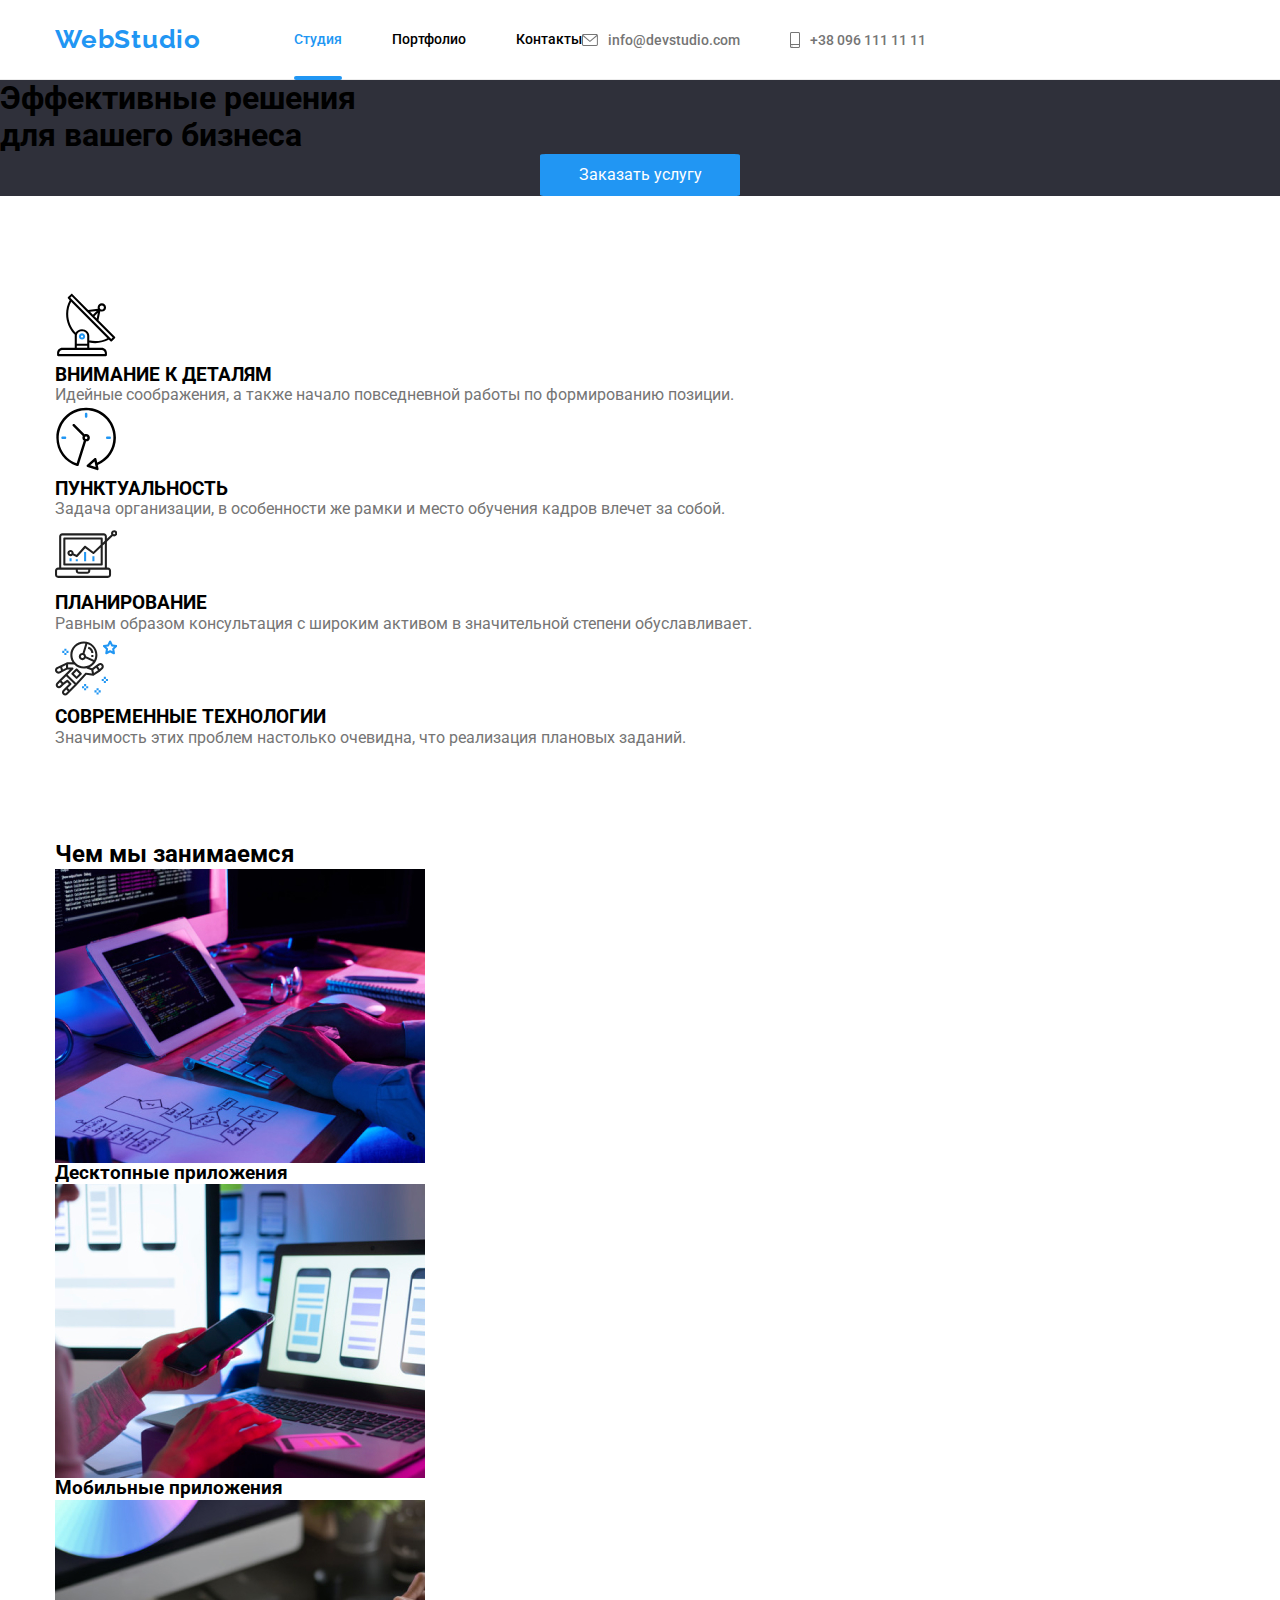
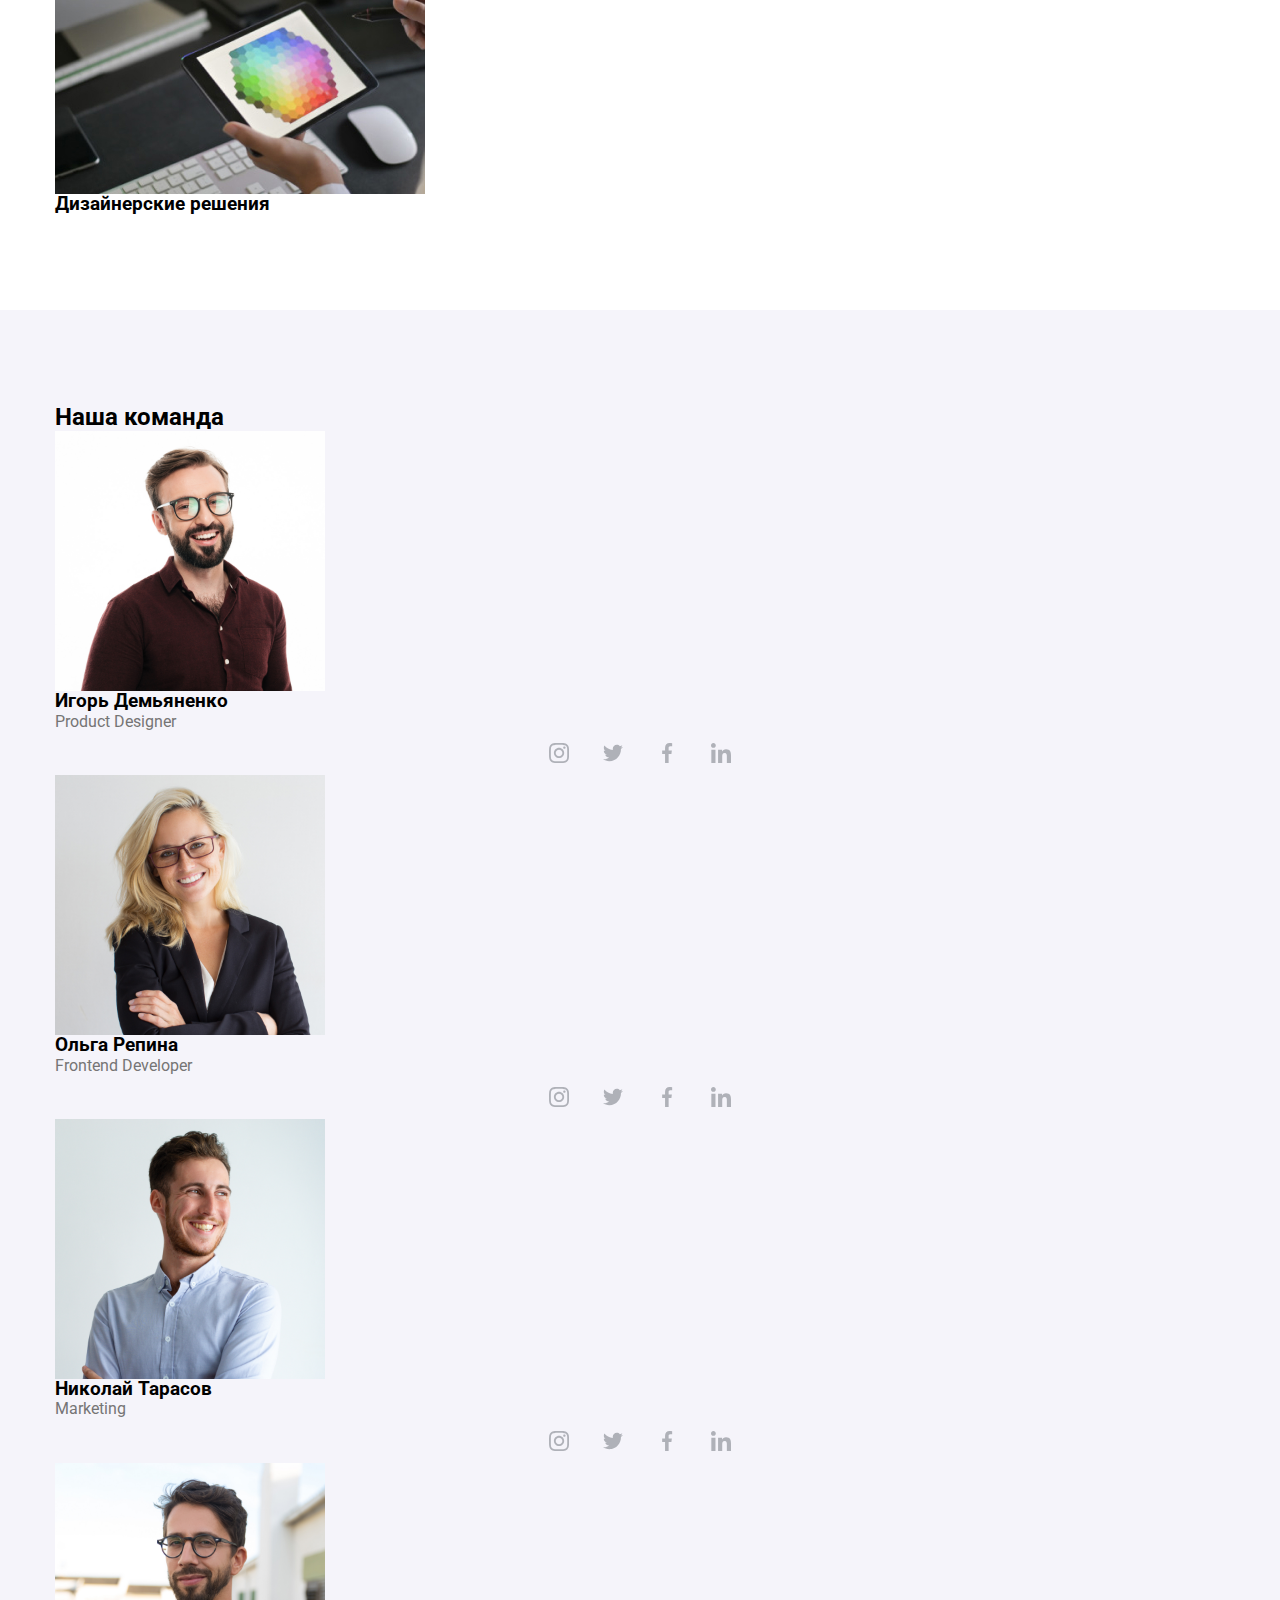
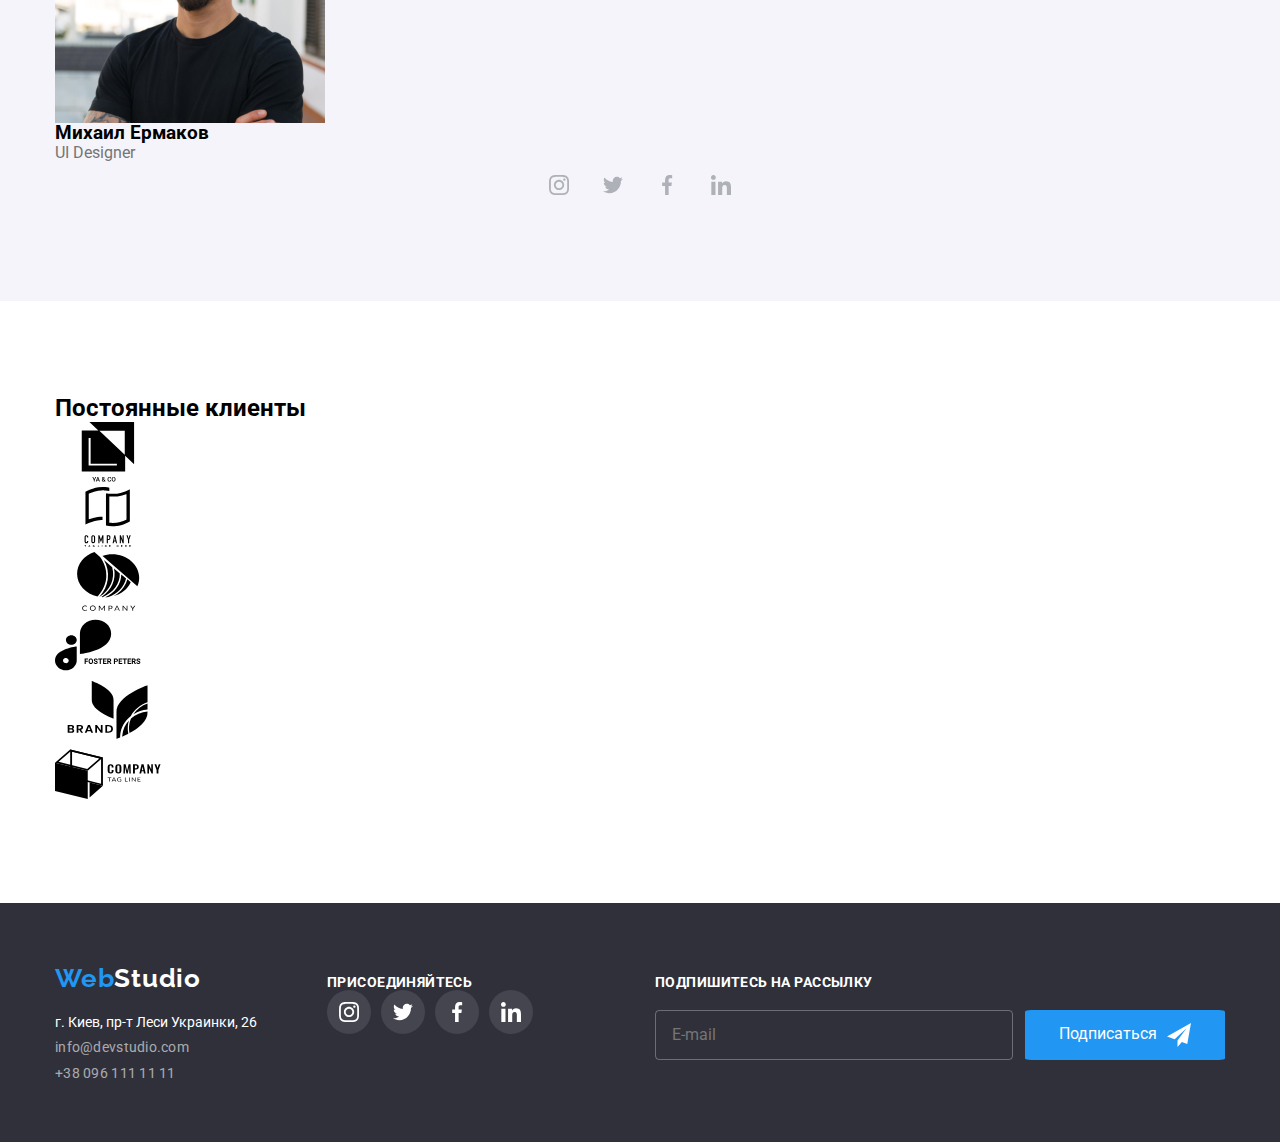
<file: index.html>
<!DOCTYPE html>
<html lang="ru">

<head>
  <meta charset="UTF-8" />
  <meta http-equiv="X-UA-Compatible" content="IE=edge" />
  <meta name="viewport" content="width=device-width, initial-scale=1.0" />
  <link rel="preconnect" href="https://fonts.gstatic.com" crossorigin />
  <link
    href="https://fonts.googleapis.com/css2?family=Inter:wght@400;500&family=Raleway:wght@700&family=Roboto:wght@400;500;700;900&display=swap"
    rel="stylesheet" />
  <link rel="stylesheet"
    href="https://cdnjs.cloudflare.com/ajax/libs/modern-normalize/1.1.0/modern-normalize.min.css" />
  <link rel="stylesheet" href="css/common.css" />
  <link rel="stylesheet" href="css/main.css" />
  <link rel="preconnect" href="https://fonts.googleapis.com" />
  <title>WebStudio</title>
</head>

<body>
  <header class="header">
    <div class="container">
      <a href="#" class="logo"><span>Web</span>Studio</a>

      <nav class="header_menu">
        <ul class="header_menu_list list">
          <li>
            <a href="./index.html" class="header_menu_item menu current">
              Студия</a>
          </li>
          <li>
            <a href="./portfolio.html" class="header_menu_item menu">Портфолио</a>
          </li>
          <li><a href="#" class="header_menu_item menu"> Контакты</a></li>
        </ul>
      </nav>

      <ul class="header_info_list list">
        <li class="header_info_item">
          <a href="mailto:info@devstudio.com" class="info_item text">
            <svg width="16" height="12" class="info_item_icon">
              <use href="./img/icons/icons.svg#icon-envelope"></use>
            </svg>
            info@devstudio.com</a>
        </li>
        <li class="header_info_item">
          <a href="tel:+380961111111" class="info_item text">
            <svg width="10" height="16" class="info_item_icon">
              <use href="./img/icons/icons.svg#icon-smartphone"></use>
            </svg>
            +38 096 111 11 11</a>
        </li>
      </ul>
    </div>
  </header>
  <main>
    <section class="solutions">
      <div class="solutions_overlay">
        <h1 class="solutions_title">
          Эффективные решения<br />для вашего бизнеса
        </h1>
        <button class="solutions_btn btn" data-modal-open>
          Заказать услугу
        </button>
      </div>
    </section>
    <section class="peculiarities">
      <div class="container">
        <ul class="peculiarities_wrapper list">
          <li class="peculiarities_item">
            <div class="peculiarities_item_icon">
              <svg width="62.32" height="70" class="peculiarities_icon">
                <use href="./img/icons/icons.svg#icon-antenna"></use>
              </svg>
            </div>
            <h3 class="peculiarities_item_title">ВНИМАНИЕ К ДЕТАЛЯМ</h3>
            <p class="peculiarities_item_text text">
              Идейные соображения, а также начало повседневной работы по
              формированию позиции.
            </p>
          </li>
          <li class="peculiarities_item">
            <div class="peculiarities_item_icon">
              <svg width="62.32" height="70" class="peculiarities_icon">
                <use href="./img/icons/icons.svg#icon-clock"></use>
              </svg>
            </div>
            <h3 class="peculiarities_item_title">ПУНКТУАЛЬНОСТЬ</h3>
            <p class="peculiarities_item_text text">
              Задача организации, в особенности же рамки и место обучения
              кадров влечет за собой.
            </p>
          </li>
          <li class="peculiarities_item">
            <div class="peculiarities_item_icon">
              <svg width="62.32" height="70" class="peculiarities_icon">
                <use href="./img/icons/icons.svg#icon-diagram"></use>
              </svg>
            </div>
            <h3 class="peculiarities_item_title">ПЛАНИРОВАНИЕ</h3>
            <p class="peculiarities_item_text text">
              Равным образом консультация с широким активом в значительной
              степени обуславливает.
            </p>
          </li>
          <li class="peculiarities_item">
            <div class="peculiarities_item_icon">
              <svg width="62.32" height="70" class="peculiarities_icon">
                <use href="./img/icons/icons.svg#icon-astronaut"></use>
              </svg>
            </div>
            <h3 class="peculiarities_item_title">СОВРЕМЕННЫЕ ТЕХНОЛОГИИ</h3>
            <p class="peculiarities_item_text text">
              Значимость этих проблем настолько очевидна, что реализация
              плановых заданий.
            </p>
          </li>
        </ul>
      </div>
    </section>
    <section class="work">
      <div class="container">
        <h2 class="work_title">Чем мы занимаемся</h2>
        <ul class="work_wrapper list">
          <li class="work_wrapper_item">
            <img src="img/work/box-1.jpg" alt="write on the keyboard" class="work_wrapper_img" width="370" />
            <h3 class="work_item_title">Десктопные приложения</h3>
          </li>
          <li class="work_wrapper_item">
            <img src="img/work/box-2.jpg" alt="phone in hand" class="work_wrapper_img" width="370" />
            <h3 class="work_item_title">Мобильные приложения</h3>
          </li>
          <li class="work_wrapper_item">
            <img src="img/work/box-3.jpg" alt="palette" class="work_wrapper_img" width="370" />
            <h3 class="work_item_title">Дизайнерские решения</h3>
          </li>
        </ul>
      </div>
    </section>
    <section class="team">
      <div class="container">
        <h2 class="team_title">Наша команда</h2>
        <ul class="team_wrapper list">
          <li class="team_item">
            <img src="img/team/product-designer.jpg" alt="Product Designer" width="270" class="team_item_img" />
            <div class="team_item_wrapper">
              <h3 class="team_item_title">Игорь Демьяненко</h3>
              <p class="team_item_text text">Product Designer</p>
              <ul class="social_wrapper list">
                <li class="social_links">
                  <a href="#" class="social_link"><svg width="20" height="20" class="social_link_icon">
                      <use href="./img/icons/icons.svg#icon-instagram"></use>
                    </svg>
                  </a>
                </li>
                <li class="social_links">
                  <a href="#" class="social_link"><svg width="20" height="20" class="social_link_icon">
                      <use href="./img/icons/icons.svg#icon-twitter"></use>
                    </svg>
                  </a>
                </li>
                <li class="social_links">
                  <a href="#" class="social_link"><svg width="20" height="20" class="social_link_icon">
                      <use href="./img/icons/icons.svg#icon-facebook"></use>
                    </svg></a>
                </li>
                <li class="social_links">
                  <a href="#" class="social_link"><svg width="20" height="20" class="social_link_icon">
                      <use href="./img/icons/icons.svg#icon-linkedin"></use>
                    </svg></a>
                </li>
              </ul>
            </div>
          </li>
          <li class="team_item">
            <img src="img/team/frontend-developer.jpg" alt="Frontend Developer" width="270" class="team_item_img" />
            <div class="team_item_wrapper">
              <h3 class="team_item_title">Ольга Репина</h3>
              <p class="team_item_text text">Frontend Developer</p>
              <ul class="social_wrapper list">
                <li class="social_links">
                  <a href="#" class="social_link"><svg width="20" height="20" class="social_link_icon">
                      <use href="./img/icons/icons.svg#icon-instagram"></use>
                    </svg></a>
                </li>
                <li class="social_links">
                  <a href="#" class="social_link"><svg width="20" height="20" class="social_link_icon">
                      <use href="./img/icons/icons.svg#icon-twitter"></use>
                    </svg></a>
                </li>
                <li class="social_links">
                  <a href="#" class="social_link"><svg width="20" height="20" class="social_link_icon">
                      <use href="./img/icons/icons.svg#icon-facebook"></use>
                    </svg></a>
                </li>
                <li class="social_links">
                  <a href="#" class="social_link"><svg width="20" height="20" class="social_link_icon">
                      <use href="./img/icons/icons.svg#icon-linkedin"></use>
                    </svg></a>
                </li>
              </ul>
            </div>
          </li>
          <li class="team_item">
            <img src="img/team/marketing.jpg" alt="Marketing" width="270" class="team_item_img" />
            <div class="team_item_wrapper">
              <h3 class="team_item_title">Николай Тарасов</h3>
              <p class="team_item_text text">Marketing</p>
              <ul class="social_wrapper list">
                <li class="social_links">
                  <a href="#" class="social_link"><svg width="20" height="20" class="social_link_icon">
                      <use href="./img/icons/icons.svg#icon-instagram"></use>
                    </svg></a>
                </li>
                <li class="social_links">
                  <a href="#" class="social_link"><svg width="20" height="20" class="social_link_icon">
                      <use href="./img/icons/icons.svg#icon-twitter"></use>
                    </svg></a>
                </li>
                <li class="social_links">
                  <a href="#" class="social_link"><svg width="20" height="20" class="social_link_icon">
                      <use href="./img/icons/icons.svg#icon-facebook"></use>
                    </svg></a>
                </li>
                <li class="social_links">
                  <a href="#" class="social_link"><svg width="20" height="20" class="social_link_icon">
                      <use href="./img/icons/icons.svg#icon-linkedin"></use>
                    </svg></a>
                </li>
              </ul>
            </div>
          </li>
          <li class="team_item">
            <img src="img/team/ui-designer.jpg" alt="UI Designer" width="270" class="team_item_img" />
            <div class="team_item_wrapper">
              <h3 class="team_item_title">Михаил Ермаков</h3>
              <p class="team_item_text text">UI Designer</p>
              <ul class="social_wrapper list">
                <li class="social_links">
                  <a href="#" class="social_link"><svg width="20" height="20" class="social_link_icon">
                      <use href="./img/icons/icons.svg#icon-instagram"></use>
                    </svg></a>
                </li>
                <li class="social_links">
                  <a href="#" class="social_link"><svg width="20" height="20" class="social_link_icon">
                      <use href="./img/icons/icons.svg#icon-twitter"></use>
                    </svg></a>
                </li>
                <li class="social_links">
                  <a href="#" class="social_link"><svg width="20" height="20" class="social_link_icon">
                      <use href="./img/icons/icons.svg#icon-facebook"></use>
                    </svg></a>
                </li>
                <li class="social_links">
                  <a href="#" class="social_link"><svg width="20" height="20" class="social_link_icon">
                      <use href="./img/icons/icons.svg#icon-linkedin"></use>
                    </svg></a>
                </li>
              </ul>
            </div>
          </li>
        </ul>
      </div>
    </section>
    <section class="clients">
      <div class="container">
        <h2 class="clients_title">Постоянные клиенты</h2>

        <ul class="clients_wrapper list">
          <li class="clients_item">
            <a href="#"><svg width="106" height="60" class="clients_icon">
                <use href="./img/icons/icons.svg#icon-Union"></use>
              </svg></a>
          </li>
          <li class="clients_item">
            <a href="#" class="clients_item_icon"><svg width="106" height="60" class="clients_icon">
                <use href="./img/icons/icons.svg#icon-tagline"></use>
              </svg></a>
          </li>
          <li class="clients_item">
            <a href="#" class="clients_item_icon"><svg width="106" height="60" class="clients_icon">
                <use href="./img/icons/icons.svg#icon-company"></use>
              </svg></a>
          </li>
          <li class="clients_item">
            <a href="#" class="clients_item_icon"><svg width="106" height="60" class="clients_icon">
                <use href="./img/icons/icons.svg#icon-foster"></use>
              </svg></a>
          </li>
          <li class="clients_item">
            <a href="#" class="clients_item_icon"><svg width="106" height="60" class="clients_icon">
                <use href="./img/icons/icons.svg#icon-barnd"></use>
              </svg></a>
          </li>
          <li class="clients_item">
            <a href="#" class="clients_item_icon"><svg width="106" height="60" class="clients_icon">
                <use href="./img/icons/icons.svg#icon-tagline-2"></use>
              </svg></a>
          </li>
        </ul>
      </div>
    </section>
  </main>
  <footer>
    <div class="container footer_wrapper">
      <div class="footer_item">
        <a href="#" class="footer_logo"><span>Web</span>Studio</a>

        <address>
          <a class="address_item"
            href="https://www.google.com/maps/place/%D0%B1%D1%83%D0%BB.+%D0%9B%D0%B5%D1%81%D0%B8+%D0%A3%D0%BA%D1%80%D0%B0%D0%B8%D0%BD%D0%BA%D0%B8,+26,+%D0%9A%D0%B8%D0%B5%D0%B2,+%D0%A3%D0%BA%D1%80%D0%B0%D0%B8%D0%BD%D0%B0,+02000/@50.4247595,30.5362294,15.82z/data=!4m13!1m7!3m6!1s0x40d4cf0e033ecbe9:0x57a4dffefec77da0!2z0LHRg9C7LiDQm9C10YHQuCDQo9C60YDQsNC40L3QutC4LCAyNiwg0JrQuNC10LIsINCj0LrRgNCw0LjQvdCwLCAwMjAwMA!3b1!8m2!3d50.4265807!4d30.5383858!3m4!1s0x40d4cf0e033ecbe9:0x57a4dffefec77da0!8m2!3d50.4265807!4d30.5383858"
            target="_blank" rel="noopener noreferrer">г. Киев, пр-т Леси Украинки, 26
          </a>

          <a href="mailto:info@devstudio.com" class="info_item text">info@devstudio.com</a>

          <a href="tel:+380961111111" class="info_item text">+38 096 111 11 11</a>
        </address>
      </div>
      <div class="footer_item">
        <p class="footer_text">присоединяйтесь</p>
        <ul class="social_wrapper list">
          <li class="social_links link">
            <a href="#" class="social_link"><svg width="20" height="20" class="social_link_icon">
                <use href="./img/icons/icons.svg#icon-instagram"></use>
              </svg></a>
          </li>
          <li class="social_links">
            <a href="#" class="social_link"><svg width="20" height="20" class="social_link_icon">
                <use href="./img/icons/icons.svg#icon-twitter"></use>
              </svg></a>
          </li>
          <li class="social_links">
            <a href="#" class="social_link"><svg width="20" height="20" class="social_link_icon">
                <use href="./img/icons/icons.svg#icon-facebook"></use>
              </svg></a>
          </li>
          <li class="social_links">
            <a href="#" class="social_link"><svg width="20" height="20" class="social_link_icon">
                <use href="./img/icons/icons.svg#icon-linkedin"></use>
              </svg></a>
          </li>
        </ul>
      </div>
      <div class="footer_item">
        <p class="footer_text footer-label-title">Подпишитесь на рассылку</p>
        <form class="footer-form" autocomplete="off">
          <input type="email" name="name" placeholder="E-mail" class="footer-input">
          <button type="submit" class="footer-btn">Подписаться<svg class="footer-svg" width="24" height="24">
              <use href="./img/icons/icons.svg#icon-icon-send"></use>
            </svg></button>
        </form>
      </div>
    </div>
  </footer>
  <div class="backdrop is-hidden" data-modal>
    <div class="modal">
      <button type="button" class="modal-close-btn" data-modal-close>
        <svg>
          <use href="./img/icons/icons.svg#icon-close-black-18dp-2-1"></use>
        </svg>
      </button>
      <p class="modal-title">Оставьте свои данные, мы вам перезвоним</p>
      <form class="modal-form" autocomplete="off">
        <label class="modal-label">
          <span class="modal-label-text">Имя</span>
          <span class="modal-wrapper">
            <input type="text" name="name" class="modal-input" />
            <svg class="modal-input-icon" width="18" height="18">
              <use href="./img/icons/icons.svg#icon-modal-person"></use>
            </svg>
          </span>
        </label>
        <label class="modal-label">
          <span class="modal-label-text">Телефон</span>
          <span class="modal-wrapper">
            <input type="tel" name="user-tel" class="modal-input" />
            <svg class="modal-input-icon" width="18" height="18">
              <use href="./img/icons/icons.svg#icon-modal-phone"></use>
            </svg>
          </span>
        </label>
        <label class="modal-label">
          <span class="modal-label-text">Почта</span>
          <span class="modal-wrapper">
            <input type="email" name="user-email" class="modal-input" />
            <svg class="modal-input-icon" width="18" height="18">
              <use href="./img/icons/icons.svg#icon-modal-mail"></use>
            </svg>
          </span>
        </label>
        <label class="modal-label">
          <span class="modal-label-text">Комментарий</span>
          <textarea name="user-text" placeholder="Введите текст" class="modal-textarea"></textarea>
        </label>
        <div class="modal-policy">
          <label class="modal-policy-label">
            <input type="checkbox" name="policy" class="modal-check visually-hidden" />
            <span class="modal-custom-check">
              <svg class="modal-icon-check" width="11" height="8">
                <use href="./img/icons/icons.svg#icon-modal-check"></use>
              </svg>
            </span>
            <span class="modal-policy-text">Соглашаюсь с рассылкой и принимаю
              <a href="#" class="modal-policy-link link">Условия договора</a></span>
          </label>

        </div>
        <button type="submit" class="btn modal-btn">Отправить</button>
      </form>
      <script src="./js/modal.js"></script>
    </div>
  </div>
</body>

</html>
</file>
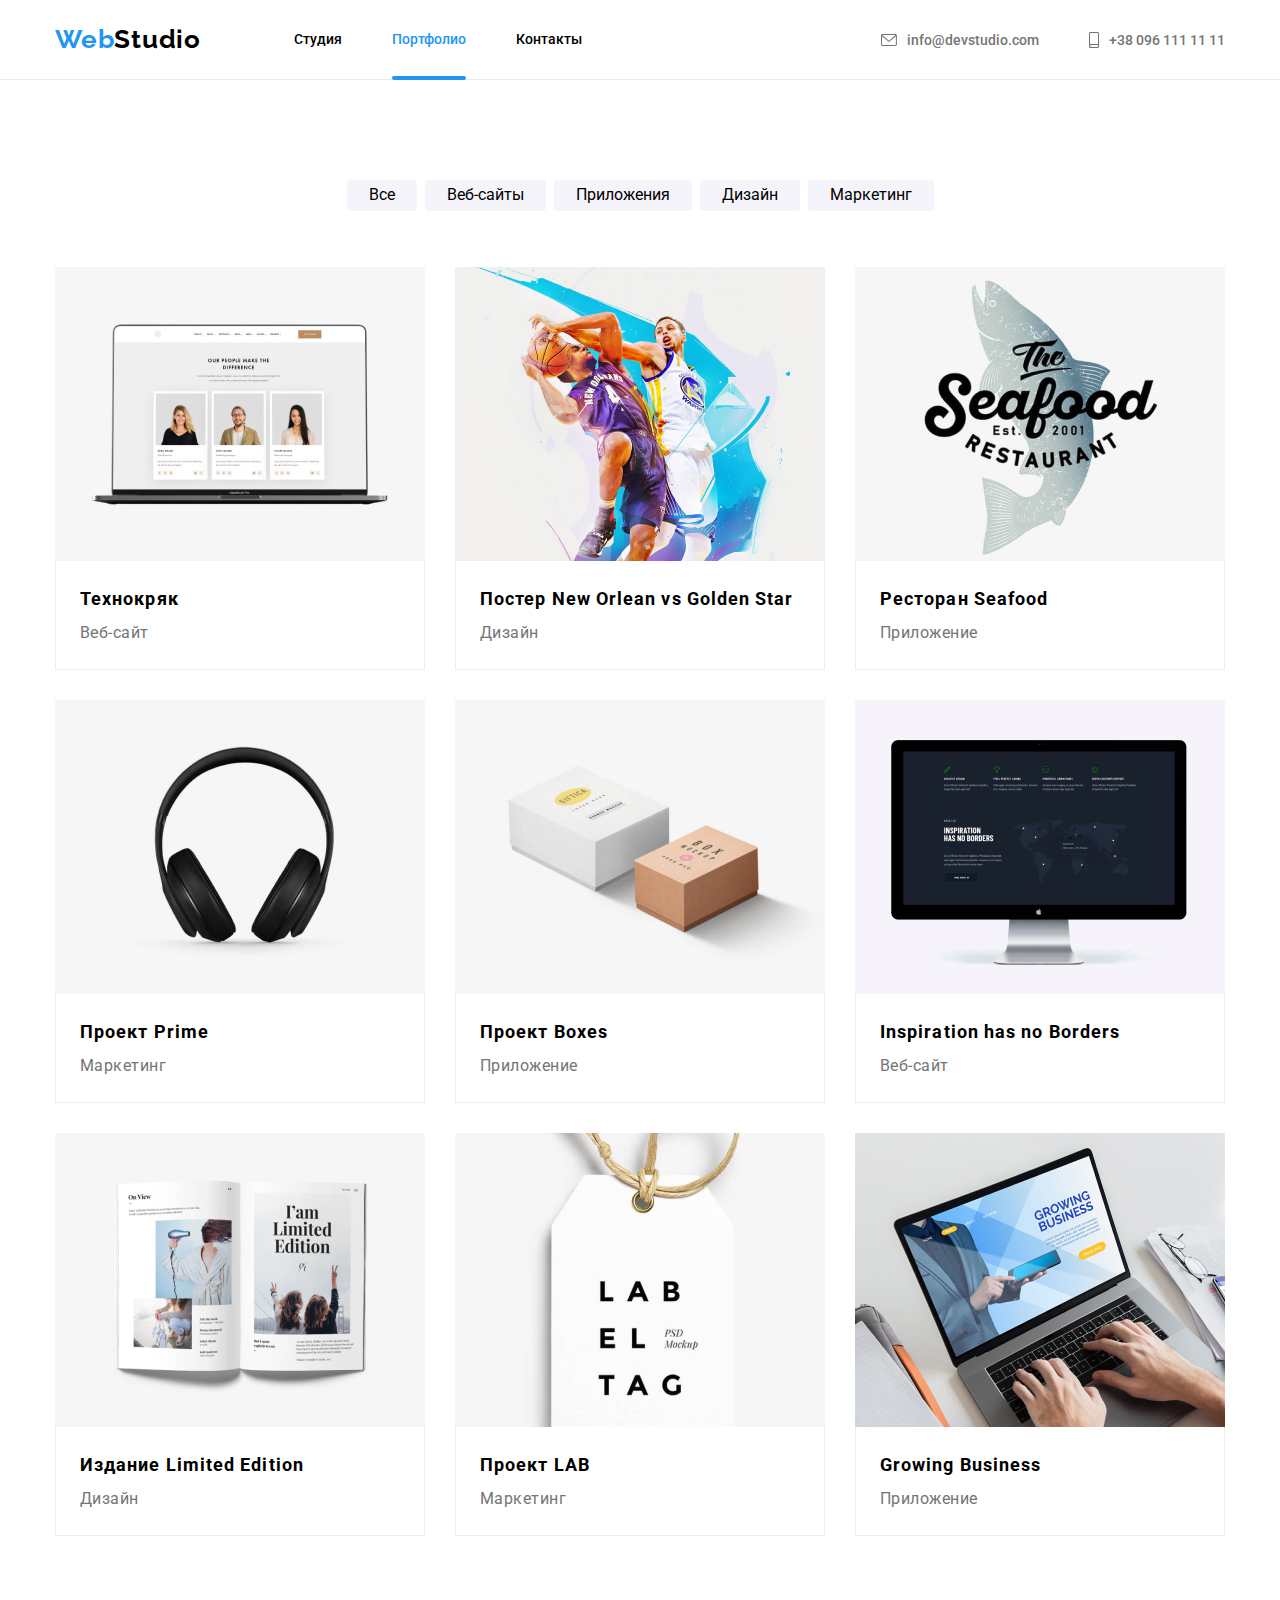
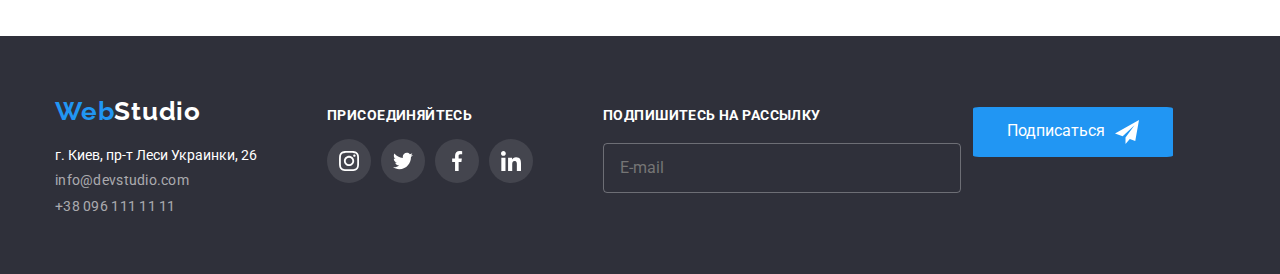
<file: portfolio.html>
<!DOCTYPE html>
<html lang="ru">

<head>
  <meta charset="UTF-8" />
  <meta http-equiv="X-UA-Compatible" content="IE=edge" />
  <meta name="viewport" content="width=device-width, initial-scale=1.0" />

  <link rel="preconnect" href="https://fonts.gstatic.com" crossorigin />
  <link
    href="https://fonts.googleapis.com/css2?family=Inter:wght@400;500&family=Raleway:wght@700&family=Roboto:wght@400;500;700;900&display=swap"
    rel="stylesheet" />
  <link rel="stylesheet"
    href="https://cdnjs.cloudflare.com/ajax/libs/modern-normalize/1.1.0/modern-normalize.min.css" />
  <link rel="stylesheet" href="css/common.css" />
  <link rel="stylesheet" href="css/portfolio.css" />
  <link rel="preconnect" href="https://fonts.googleapis.com" />
  <title>Portfolio</title>
</head>

<body>
  <header class="header">
    <div class="container">
      <a href="#" class="logo"><span>Web</span>Studio</a>

      <nav class="header_menu">
        <ul class="header_menu_list list">
          <li>
            <a href="./index.html" class="header_menu_item menu"> Студия</a>
          </li>
          <li>
            <a href="./portfolio.html" class="header_menu_item menu current">Портфолио</a>
          </li>
          <li><a href="#" class="header_menu_item menu"> Контакты</a></li>
        </ul>
      </nav>

      <ul class="header_info_list list">
        <li class="header_info_item">
          <a href="mailto:info@devstudio.com" class="info_item text">
            <svg width="16" height="12" class="info_item_icon">
              <use href="./img/icons/icons.svg#icon-envelope"></use>
            </svg>
            info@devstudio.com</a>
        </li>
        <li class="header_info_item">
          <a href="tel:+380961111111" class="info_item text">
            <svg width="10" height="16" class="info_item_icon">
              <use href="./img/icons/icons.svg#icon-smartphone"></use>
            </svg>
            +38 096 111 11 11</a>
        </li>
      </ul>
    </div>
  </header>
  <main>
    <section class="main-bg">
      <div class="container">
        <ul class="main-bg-buttons list">
          <li>
            <button type="button" class="main-bg-btn">Все</button>
          </li>
          <li>
            <button type="button" class="main-bg-btn">Веб-сайты</button>
          </li>
          <li>
            <button type="button" class="main-bg-btn">Приложения</button>
          </li>
          <li>
            <button type="button" class="main-bg-btn">Дизайн</button>
          </li>
          <li>
            <button type="button" class="main-bg-btn">Маркетинг</button>
          </li>
        </ul>

        <ul class="mainbg-wrapper list">
          <li class="mainbg-item">
            <a href="#" class="link">
              <div class="mainbg-img-wrapper">
                <img src="img/portfolio/main-bg/website.jpg" alt="laptop" class="mainbg-item-img" width="370" />
                <p class="mainbg-img-text">Ресурс предлагает комплексные предложения с разным уровнем функционала и
                  сервисов. Все это позволит посетителю получить исчерпывающие сведения о компании или частном лице.</p>
              </div>
              <div class="main-item-desribe">
                <h3 class="mainbg-item-title">Технокряк</h3>
                <p class="mainbg-item-text text text">Веб-сайт</p>
              </div>
            </a>
          </li>
          <li class="mainbg-item">
            <a href="#" class="link">
              <div class="mainbg-img-wrapper">
                <img src="img/portfolio/main-bg/players.jpg" alt="basketball" class="mainbg-item-img" width="370" />
                <p class="mainbg-img-text">Ресурс предлагает комплексные предложения с разным уровнем функционала и
                  сервисов. Все это позволит посетителю получить исчерпывающие сведения о компании или частном лице.</p>
              </div>
              <div class="main-item-desribe">
                <h3 class="mainbg-item-title">
                  Постер New Orlean vs Golden Star
                </h3>
                <p class="mainbg-item-text text">Дизайн</p>
              </div>
            </a>
          </li>
          <li class="mainbg-item">
            <a href="#" class="link">
              <div class="mainbg-img-wrapper">
                <img src="img/portfolio/main-bg/fish.jpg" alt="fish" class="mainbg-item-img" width="370" />
                <p class="mainbg-img-text">Ресурс предлагает комплексные предложения с разным уровнем функционала и
                  сервисов. Все это позволит посетителю получить исчерпывающие сведения о компании или частном лице.</p>
              </div>
              <div class="main-item-desribe">
                <h3 class="mainbg-item-title">Ресторан Seafood</h3>
                <p class="mainbg-item-text text">Приложение</p>
              </div>
            </a>
          </li>
          <li class="mainbg-item">
            <a href="#" class="link">
              <div class="mainbg-img-wrapper">
                <img src="img/portfolio/main-bg/headphones.jpg" alt="headphones" class="mainbg-item-img" width="370" />
                <p class="mainbg-img-text">Ресурс предлагает комплексные предложения с разным уровнем функционала и
                  сервисов. Все это позволит посетителю получить исчерпывающие сведения о компании или частном лице.</p>
              </div>
              <div class="main-item-desribe">
                <h3 class="mainbg-item-title">Проект Prime</h3>
                <p class="mainbg-item-text text">Маркетинг</p>
              </div>
            </a>
          </li>
          <li class="mainbg-item">
            <a href="#" class="link">
              <div class="mainbg-img-wrapper">
                <img src="img/portfolio/main-bg/boxes.jpg" alt="boxes" class="mainbg-item-img" width="370" />
                <p class="mainbg-img-text">Ресурс предлагает комплексные предложения с разным уровнем функционала и
                  сервисов. Все это позволит посетителю получить исчерпывающие сведения о компании или частном лице.</p>
              </div>
              <div class="main-item-desribe">
                <h3 class="mainbg-item-title">Проект Boxes</h3>
                <p class="mainbg-item-text text">Приложение</p>
              </div>
            </a>
          </li>
          <li class="mainbg-item">
            <a href="#" class="link">
              <div class="mainbg-img-wrapper">
                <img src="img/portfolio/main-bg/pc-screen.jpg" alt="computer" class="mainbg-item-img" width="370" />
                <p class="mainbg-img-text">Ресурс предлагает комплексные предложения с разным уровнем функционала и
                  сервисов. Все это позволит посетителю получить исчерпывающие сведения о компании или частном лице.</p>
              </div>
              <div class="main-item-desribe">
                <h3 class="mainbg-item-title">Inspiration has no Borders</h3>
                <p class="mainbg-item-text text">Веб-сайт</p>
              </div>
            </a>
          </li>
          <li class="mainbg-item">
            <a href="#" class="link">
              <div class="mainbg-img-wrapper">
                <img src="img/portfolio/main-bg/book.jpg" alt="book" class="mainbg-item-img" width="370" />
                <p class="mainbg-img-text">Ресурс предлагает комплексные предложения с разным уровнем функционала и
                  сервисов. Все это позволит посетителю получить исчерпывающие сведения о компании или частном лице.</p>
              </div>
              <div class="main-item-desribe">
                <h3 class="mainbg-item-title">Издание Limited Edition</h3>
                <p class="mainbg-item-text text">Дизайн</p>
              </div>
            </a>
          </li>
          <li class="mainbg-item">
            <a href="#" class="link">
              <div class="mainbg-img-wrapper">
                <img src="img/portfolio/main-bg/marketing.jpg" alt="marketing" class="mainbg-item-img" width="370" />
                <p class="mainbg-img-text">Ресурс предлагает комплексные предложения с разным уровнем функционала и
                  сервисов. Все это позволит посетителю получить исчерпывающие сведения о компании или частном лице.</p>
              </div>
              <div class="main-item-desribe">
                <h3 class="mainbg-item-title">Проект LAB</h3>
                <p class="mainbg-item-text text">Маркетинг</p>
              </div>
            </a>
          </li>
          <li class="mainbg-item">
            <a href="#" class="link">
              <div class="mainbg-img-wrapper">
                <img src="img/portfolio/main-bg/laptop-screen.jpg" alt="laptop" class="mainbg-item-img" width="370" />
                <p class="mainbg-img-text">Ресурс предлагает комплексные предложения с разным уровнем функционала и
                  сервисов. Все это позволит посетителю получить исчерпывающие сведения о компании или частном лице.</p>
              </div>
              <div class="main-item-desribe">
                <h3 class="mainbg-item-title">Growing Business</h3>
                <p class="mainbg-item-text text">Приложение</p>
              </div>
            </a>
          </li>
        </ul>
      </div>
    </section>
  </main>
  <footer>
    <div class="container footer_wrapper">
      <div class="footer_item">
        <a href="#" class="footer_logo"><span>Web</span>Studio</a>

        <address>
          <a class="address_item"
            href="https://www.google.com/maps/place/%D0%B1%D1%83%D0%BB.+%D0%9B%D0%B5%D1%81%D0%B8+%D0%A3%D0%BA%D1%80%D0%B0%D0%B8%D0%BD%D0%BA%D0%B8,+26,+%D0%9A%D0%B8%D0%B5%D0%B2,+%D0%A3%D0%BA%D1%80%D0%B0%D0%B8%D0%BD%D0%B0,+02000/@50.4247595,30.5362294,15.82z/data=!4m13!1m7!3m6!1s0x40d4cf0e033ecbe9:0x57a4dffefec77da0!2z0LHRg9C7LiDQm9C10YHQuCDQo9C60YDQsNC40L3QutC4LCAyNiwg0JrQuNC10LIsINCj0LrRgNCw0LjQvdCwLCAwMjAwMA!3b1!8m2!3d50.4265807!4d30.5383858!3m4!1s0x40d4cf0e033ecbe9:0x57a4dffefec77da0!8m2!3d50.4265807!4d30.5383858"
            target="_blank" rel="noopener noreferrer">г. Киев, пр-т Леси Украинки, 26
          </a>

          <a href="mailto:info@devstudio.com" class="info_item text">info@devstudio.com</a>

          <a href="tel:+380961111111" class="info_item text">+38 096 111 11 11</a>
        </address>
      </div>
      <div class="footer_item">
        <p class="footer_text">присоединяйтесь</p>
        <ul class="social_wrapper list">
          <li class="social_links link">
            <a href="#" class="social_link"><svg width="20" height="20" class="social_link_icon">
                <use href="./img/icons/icons.svg#icon-instagram"></use>
              </svg></a>
          </li>
          <li class="social_links">
            <a href="#" class="social_link"><svg width="20" height="20" class="social_link_icon">
                <use href="./img/icons/icons.svg#icon-twitter"></use>
              </svg></a>
          </li>
          <li class="social_links">
            <a href="#" class="social_link"><svg width="20" height="20" class="social_link_icon">
                <use href="./img/icons/icons.svg#icon-facebook"></use>
              </svg></a>
          </li>
          <li class="social_links">
            <a href="#" class="social_link"><svg width="20" height="20" class="social_link_icon">
                <use href="./img/icons/icons.svg#icon-linkedin"></use>
              </svg></a>
          </li>
        </ul>
      </div>
      <div class="footer_item_mail">


        <form class="footer-form" autocomplete="off">
          <div class="footer-form-item">
            <p class="footer_text footer-label-title">Подпишитесь на рассылку</p>
            <label class="footer-label">
              <input type="email" name="name" placeholder="E-mail" class="footer-input">
            </label>
          </div>
          <div class="footer-form-item">
            <button type="button" class="footer-btn">Подписаться<svg class="footer-svg" width="24" height="24">
                <use href="./img/icons/icons.svg#icon-icon-send"></use>
              </svg></button>
          </div>
        </form>

      </div>
    </div>
  </footer>
  <script src="./js/modal.js"></script>
</body>

</html>
</file>
<file: css/common.css>
:root {
  --title-color: #000;
  --text-color: #757575;
  --primary-bg-color: #fff;
  --background-team-color: #f5f4fa;
  --accent-color: #2196f3;
  --transition: 250ms cubic-bezier(0.4, 0, 0.2, 1);
}

.transition {
  transition-property: color;
  transition-duration: 250ms;
  transition-timing-function: cubic-bezier(0.4, 0, 0.2, 1);
}

.visually-hidden {
  position: absolute;
  width: 1px;
  height: 1px;
  margin: -1px;
  border: 0;
  padding: 0;
  white-space: nowrap;
  clip-path: inset(100%);
  clip: rect(0 0 0 0);
  overflow: hidden;
}

h1,
h2,
h3,
p {
  margin: 0;
}

body {
  margin: 0;
  font-family: "Roboto";
}

.container {
  width: 1200px;
  margin: 0 auto;
  padding: 0 15px;
}

img {
  display: block;
}

.title {
  color: var(--title-color);
}

.text {
  color: var(--text-color);
  text-decoration: none;
}

.list {
  list-style: none;
  text-decoration: none;
  margin: 0;
  padding: 0;
}

.logo,
.link,
.menu {
  text-decoration: none;
  cursor: pointer;
}

.btn {
  background-color: var(--accent-color);
  color: var(--primary-bg-color);
  border-color: transparent;
  padding: 10px 0;
  min-width: 200px;
  border-radius: 3%;
  display: block;
  margin: 0 auto;
  cursor: pointer;
  transition: var(--transition);
  transition-property: background-color;
}

.btn:hover,
.btn:focus {
  background-color: #188ce8;
  color: var(--primary-bg-color);
}

.header_menu_item:hover,
.header_menu_item:focus,
.info_item:hover,
.info_item:focus,
.info_item_icon:hover {
  color: var(--accent-color);
}

header {
  border-bottom: 1px solid #ececec;
}

.header_menu .current {
  color: var(--accent-color);
}

.logo {
  font-family: "raleway";
  color: var(--title-color);
  font-size: 26px;
  font-weight: 700;
  line-height: 1.2;
  letter-spacing: 0.03em;
  margin-right: 93px;
  padding: 24px 0;
}

.logo span {
  color: var(--accent-color);
}

header .container {
  display: flex;
  align-items: center;
}

.header_menu_list {
  display: flex;
  gap: 50px;
}

.header_menu_item {
  font-size: 14px;
  font-weight: 500;
  color: var(--title-color);
  position: relative;
  transition: var(--transition);
  transition-property: color;
}

.current::after {
  content: "";
  position: absolute;
  bottom: -1px;
  width: 100%;
  height: 4px;
  background-color: var(--accent-color);
  border-radius: 2px;
  left: 0;
}

.header_info_list {
  display: flex;
  gap: 50px;
  margin-left: auto;
  align-items: center;
}

.header_info_item {
  display: flex;
  align-items: center;
  gap: 10px;
}

.header_menu_item {
  padding: 32px 0;
}

.info_item {
  font-size: 14px;
  font-weight: 500;
  display: flex;
  align-items: center;
  gap: 10px;
  transition: var(--transition);
  transition-property: color;
}

.info_item_icon {
  fill: currentColor;
}

.social_wrapper {
  display: flex;
  gap: 10px;
  margin-top: 16px;
  justify-content: center;
}

.social_links {
  width: 44px;
  height: 44px;
}

.social_links a {
  border-radius: 50%;
}

.social_link {
  display: flex;
  justify-content: center;
  align-items: center;
  width: 100%;
  height: 100%;
  fill: #afb1b8;
  transition: var(--transition);
  transition-property: background-color, fill;
}

.social_link:focus,
.social_link:hover {
  background-color: var(--accent-color);
  border-radius: 50%;
  fill: #fff;
}

footer {
  padding: 60px 0;
  background-color: #2f303a;
  display: block;
}

.footer_logo {
  color: var(--primary-bg-color);
  font-family: "raleway";
  text-decoration: none;
  font-size: 26px;
  font-weight: 700;
  line-height: 1.2;
  letter-spacing: 0.03em;
  display: block;
}
.footer_logo span {
  color: var(--accent-color);
}

address {
  font-style: normal;
  font-size: 14px;
  margin-top: 20px;
}

.address_item {
  text-decoration: none;
  color: var(--primary-bg-color);
  display: block;
}

footer .info_item {
  color: rgba(255, 255, 255, 0.6);
  line-height: 1.2;
  letter-spacing: 0.02em;
  font-weight: 400;
  display: block;
  margin-top: 9px;
}

.footer_wrapper {
  display: flex;
  align-items: baseline;
}

.footer_item:not(:last-child) {
  margin-right: 70px;
}

.footer_item:last-child {
  margin-left: auto;
}

footer .footer_text {
  font-weight: 700;
  font-size: 14px;
  line-height: 16px;
  letter-spacing: 0.03em;
  text-transform: uppercase;
  color: var(--primary-bg-color);
}

footer .social_link {
  background-color: rgba(255, 255, 255, 0.1);
  border-radius: 50%;
}

footer .social_link_icon use {
  fill: #fff;
}

.footer_form {
  width: 100%;
}

.footer-mail-wrapper {
  display: flex;
}

.footer-span-btn {
  margin-left: 12px;
}

.footer-label-title {
  text-align: left;
  margin-bottom: 20px;
}

.footer-form {
  display: flex;
  width: 570px;
  gap: 12px;
}

.footer-input {
  outline: none;
  border: 1px solid rgba(255, 255, 255, 0.3);
  border-radius: 4px;
  padding: 15px 0 15px 16px;
  background-color: transparent;
  width: 358px;
  color: var(--background-team-color);
  transition: border var(--transition);
}
.footer-input:hover,
.footer-input:focus {
  border: 1px solid var(--accent-color);
}

.footer-btn {
  display: inline-flex;
  background-color: var(--accent-color);
  color: var(--primary-bg-color);
  border-color: transparent;
  width: 200px;
  height: 50px;
  align-items: center;
  justify-content: center;
  border-radius: 3%;
  cursor: pointer;
  transition: var(--transition);
  transition-property: background-color;
}

.footer-btn:hover,
.footer-btn:focus {
  background-color: #188ce8;
}

.footer-svg {
  fill: #fff;
  margin-left: 10px;
}

.footer-label-icon {
  fill: #fff;
}
</file>
<file: css/main.css>
@charset "UTF-8";
:root {
  --title-color: #000;
  --text-color: #757575;
  --primary-bg-color: #fff;
  --background-team-color: #f5f4fa;
  --accent-color: #2196f3;
  --transition: 250ms cubic-bezier(0.4, 0, 0.2, 1);
}

h1,
h2,
h3,
p {
  margin: 0;
}

body {
  margin: 0;
  font-family: "Roboto";
}

img {
  display: block;
}

.list {
  list-style: none;
  text-decoration: none;
  margin: 0;
  padding: 0;
}

.logo,
.link,
.menu {
  text-decoration: none;
  cursor: pointer;
}

.logo {
  font-family: "raleway";
  color: var(--accent-color);
  font-size: 26px;
  font-weight: 700;
  line-height: 1.2;
  letter-spacing: 0.03em;
  margin-right: 93px;
  padding: 24px 0;
}
.logo__black {
  color: var(--title-color);
}
.logo__white {
  color: var(--primary-bg-color);
}

.backdrop {
  position: fixed;
  top: 0;
  left: 0;
  width: 100%;
  height: 100%;
  background-color: rgba(0, 0, 0, 0.2);
  transition: opacity 250ms linear, visibility 250ms linear;
}

.modal {
  position: absolute;
  padding: 40px;
  width: 528px;
  top: 50%;
  left: 50%;
  transform: translate(-50%, -50%) scale(1) rotate(0);
  background-color: white;
  /* transition: transform var(--transition); */
}
.modal-close__btn {
  position: absolute;
  width: 30px;
  height: 30px;
  top: 10px;
  right: 10px;
  display: flex;
  align-items: center;
  justify-content: center;
  border-radius: 50%;
  background-color: transparent;
  border: 1px solid rgba(0, 0, 0, 0.1);
  transition: var(--transition);
  transition-property: fill;
}
.modal-close__btn:hover, .modal-close__btn:focus {
  fill: var(--accent-color);
}
.modal-title {
  font-family: "Roboto";
  font-style: normal;
  font-weight: 700;
  font-size: 20px;
  line-height: 0.8;
  text-align: center;
  letter-spacing: 0.03em;
  margin-bottom: 12px;
}
.modal-form__label {
  display: flex;
  flex-direction: column;
}
.modal-form__label:not(:last-of-type) {
  margin-bottom: 10px;
}
.modal-form__label:last-of-type {
  margin-bottom: 20px;
}
.modal-form__text {
  font-size: 12px;
  line-height: 1.16;
  letter-spacing: 0.01em;
  color: #757575;
  margin-bottom: 4px;
}
.modal-form__input, .modal__textarea {
  width: 100%;
  border: 1px solid rgba(33, 33, 33, 0.2);
  border-radius: 4px;
  transition: border var(--transition);
  outline: none;
}
.modal-form__input {
  height: 40px;
  padding-top: 12px;
  padding-bottom: 12px;
  padding-left: 42px;
  padding-right: 12px;
}
.modal-form__input:focus + .modal-form__icon {
  fill: var(--accent-color);
}
.modal-form__input:focus, .modal__textarea:focus {
  border: 1px solid var(--accent-color);
}
.modal__textarea {
  height: 120px;
  resize: none;
  padding: 12px 16px;
  margin-bottom: 15px;
}
.modal__textarea::placeholder {
  color: rgba(117, 117, 177, 0.5);
}
.modal-form__wrapper {
  position: relative;
}
.modal-form__icon {
  position: absolute;
  top: 50%;
  transform: translateY(-50%);
  left: 14px;
  transition: fill var(--transition);
}
.modal-policy {
  margin-bottom: 30px;
}
.modal-policy__label {
  display: flex;
  align-items: center;
  justify-content: center;
  cursor: pointer;
}
.modal-policy__text {
  font-family: "Roboto";
  font-style: normal;
  font-size: 14px;
  font-weight: 400;
  font-size: 14px;
  line-height: 1.7;
  letter-spacing: 0.03em;
}
.modal-policy__check {
  border: 2px solid #212121;
  width: 16px;
  height: 15px;
  display: flex;
  align-items: center;
  justify-content: center;
  margin-right: 7px;
}
.modal-check:checked + .modal-policy__check {
  border: 2px solid var(--accent-color);
  background-color: var(--accent-color);
}
.modal-check:focus + .modal-policy__check {
  border: 2px solid var(--accent-color);
}
.modal-policy__link {
  color: var(--accent-color);
  border-bottom: 1px solid var(--accent-color);
}
.modal-btn {
  margin-top: 30px;
}

.btn {
  background-color: var(--accent-color);
  color: var(--primary-bg-color);
  border-color: transparent;
  padding: 10px 0;
  min-width: 200px;
  border-radius: 3%;
  display: block;
  margin: 0 auto;
  cursor: pointer;
  transition: var(--transition);
  transition-property: background-color;
}
.btn:hover, .btn:focus {
  background-color: #188ce8;
  color: var(--primary-bg-color);
}

.navigation__item {
  font-size: 14px;
  font-weight: 500;
  color: var(--title-color);
  position: relative;
  transition: var(--transition);
  transition-property: color;
  padding: 32px 0;
}
.navigation__item:hover, .navigation__item:focus {
  color: var(--accent-color);
}
.navigation .current {
  color: var(--accent-color);
}
.navigation__list {
  display: flex;
  gap: 50px;
}

.contact__list {
  display: flex;
  gap: 50px;
  margin-left: auto;
  align-items: center;
}

.contact__item {
  display: flex;
  align-items: center;
  gap: 10px;
}

.contact__link {
  font-size: 14px;
  font-weight: 500;
  display: flex;
  align-items: center;
  gap: 10px;
  transition: var(--transition);
  transition-property: color;
}
.contact__link:hover, .contact__link:focus {
  color: var(--accent-color);
}

.contact__icon {
  fill: currentColor;
}
.contact__icon:hover {
  color: var(--accent-color);
}

.social__wrapper {
  display: flex;
  gap: 10px;
  margin-top: 16px;
  justify-content: center;
}

.social__links {
  width: 44px;
  height: 44px;
}

.social__link {
  display: flex;
  justify-content: center;
  align-items: center;
  width: 100%;
  height: 100%;
  fill: #afb1b8;
  transition: var(--transition);
  transition-property: background-color, fill;
}
.social__link:focus, .social__link:hover {
  background-color: var(--accent-color);
  border-radius: 50%;
  fill: #fff;
}
.social__link {
  border-radius: 50%;
}

.transition {
  transition-duration: 250ms;
  transition-timing-function: cubic-bezier(0.4, 0, 0.2, 1);
}

.is-hidden {
  opacity: 0;
  visibility: hidden;
  pointer-events: none;
  /* все для выключючения модалки */
}

.visually-hidden {
  position: absolute;
  width: 1px;
  height: 1px;
  margin: -1px;
  border: 0;
  padding: 0;
  white-space: nowrap;
  clip-path: inset(100%);
  clip: rect(0 0 0 0);
  overflow: hidden;
}

.title {
  font-size: 36px;
  font-weight: 700;
  line-height: 1.2;
  letter-spacing: 0.03;
  display: block;
  margin: 0 auto;
  text-align: center;
  color: var(--title-color);
}

.text {
  color: var(--text-color);
  text-decoration: none;
}

.current::after {
  content: "";
  position: absolute;
  bottom: -1px;
  width: 100%;
  height: 4px;
  background-color: var(--accent-color);
  border-radius: 2px;
  left: 0;
}

.container {
  width: 1200px;
  margin: 0 auto;
  padding: 0 15px;
}

.card-set {
  display: flex;
  flex-wrap: wrap;
}

.header {
  border-bottom: 1px solid #ececec;
}
.header .container {
  display: flex;
  align-items: center;
}

.solutions {
  background-color: #2f303a;
  max-width: 1600px;
  margin: 0 auto;
}
.solutions__overlay {
  background-image: linear-gradient(to right, rgba(47, 48, 58, 0.4), rgba(47, 48, 58, 0.4)), url("../img/solutions/img.jpg");
  background-size: cover;
  background-position: center;
  padding: 200px 0;
  max-width: 1600px;
  margin-left: auto;
  margin-right: auto;
}
.solutions__title {
  font-size: 44px;
  font-weight: 900;
  line-height: 1.4;
  letter-spacing: 0.06em;
  color: var(--primary-bg-color);
  text-align: center;
  text-transform: uppercase;
  margin-bottom: 40px;
}

.peculiarities {
  padding: 94px 0;
}
.peculiarities__wrapper {
  gap: 30px;
}
.peculiarities__item {
  width: 270px;
}
.peculiarities-item__icon {
  display: flex;
  height: 120px;
  width: 270px;
  background-color: var(--background-team-color);
  border-radius: 4px;
  margin-bottom: 30px;
  justify-content: center;
  align-items: center;
}
.peculiarities-item__title {
  font-size: 14px;
  font-weight: 700;
  line-height: 1.2;
  letter-spacing: 0.03em;
  margin-bottom: 10px;
}
.peculiarities-item__text {
  font-size: 14px;
  line-height: 1.7;
  letter-spacing: 0.03em;
}

.work {
  padding: 0 0 94px;
}
.work__list {
  gap: 30px;
  margin-top: 50px;
}
.work__item {
  display: block;
  position: relative;
}
.work-item__title {
  font-size: 14px;
  font-weight: 700;
  line-height: 1.14;
  letter-spacing: 0.03em;
  position: absolute;
  text-transform: uppercase;
  font-family: "Roboto";
  color: var(--primary-bg-color);
  text-align: center;
  padding: 27px 0;
  background: rgba(47, 48, 58, 0.8);
  width: 100%;
  bottom: 0;
  left: 0;
}

.team {
  padding: 94px 0;
  background-color: var(--background-team-color);
}
.team__list {
  gap: 30px;
  margin-top: 50px;
}
.team__item {
  background-color: var(--primary-bg-color);
  text-align: center;
  width: 270px;
  box-shadow: 0px 1px 3px rgba(0, 0, 0, 0.12), 0px 1px 1px rgba(0, 0, 0, 0.14), 0px 2px 1px rgba(0, 0, 0, 0.2);
}
.team-item__wrapper {
  padding: 30px 0;
}
.team-item__title {
  font-size: 16px;
  font-weight: 500;
  line-height: 1.2;
  letter-spacing: 0.03em;
}
.team-item__text {
  font-size: 16px;
  line-height: 1.2;
  letter-spacing: 0.03em;
  margin-top: 10px;
}

.clients {
  padding: 94px 0;
}
.clients__list {
  gap: 30px;
  margin-top: 50px;
  /* transition: var(--transition);
        transition-property: background-color; */
}
.clients__link {
  transition: var(--transition);
  transition-property: color, border-color;
}
.clients__item {
  height: 92px;
  width: 170px;
}
.clients__icon {
  fill: currentColor;
}
.clients__item > .clients__link {
  display: flex;
  width: 100%;
  height: 100%;
  border: 1px solid #afb1b8;
  border-radius: 4px;
  justify-content: center;
  align-items: center;
  color: #afb1b8;
  fill: currentColor;
}
.clients__link:focus, .clients__link:hover {
  border-color: var(--accent-color);
  color: var(--accent-color);
}

.mainbg {
  padding: 100px 0;
}
.mainbg__list {
  display: flex;
  gap: 8px;
  justify-content: center;
}
.mainbg .mainbg__btn {
  padding: 6px 22px;
  border: none;
  border-radius: 4px;
  background-color: var(--background-team-color);
  transition: var(--transition);
  transition-property: background-color, color, box-shadow;
  cursor: pointer;
}
.mainbg .mainbg__btn:hover, .mainbg .mainbg__btn:focus {
  background-color: #188ce8;
  color: var(--primary-bg-color);
  box-shadow: 0px 3px 1px rgba(0, 0, 0, 0.1), 0px 1px 2px rgba(0, 0, 0, 0.08), 0px 2px 2px rgba(0, 0, 0, 0.12);
}
.mainbg__wrapper {
  gap: 30px;
  margin-top: 56px;
}

.mainbg-item a:focus, .mainbg-item a:hover {
  box-shadow: 0px 1px 1px rgba(0, 0, 0, 0.12), 0px 4px 4px rgba(0, 0, 0, 0.06), 1px 4px 6px rgba(0, 0, 0, 0.16);
}
.mainbg-item__link {
  display: block;
  width: 370px;
  position: relative;
  transition: var(--transition);
  transition-property: box-shadow;
}
.mainbg-item:hover .mainbg-item__info {
  transform: translateY(0);
}
.mainbg-item__desribe {
  padding: 20px 24px;
  border: 1px solid #eeeeee;
  border-top: none;
}
.mainbg-item__title {
  color: var(--title-color);
  font-weight: 700;
  font-size: 18px;
  line-height: 2;
  letter-spacing: 0.06em;
  margin: 0;
}
.mainbg-item__text {
  font-weight: 400;
  font-size: 16px;
  line-height: 2;
  letter-spacing: 0.03em;
  margin: 0;
}
.mainbg-item__wrapper {
  position: relative;
  overflow: hidden;
}
.mainbg-item__wrapper__img {
  display: block;
}
.mainbg-item__info {
  font-size: 18px;
  line-height: 1.55;
  letter-spacing: 0.03em;
  position: absolute;
  top: 0;
  left: 0;
  color: #fff;
  background-color: rgba(33, 150, 243, 0.9);
  font-family: "Roboto";
  padding: 63px 24px;
  transform: translateY(100%);
  transition: transform 250ms linear;
}

.footer {
  padding: 60px 0;
  background-color: #2f303a;
  display: block;
}
.footer__item:not(:last-child) {
  margin-right: 70px;
}
.footer__item:last-child {
  margin-left: auto;
}
.footer_wrapper {
  display: flex;
  align-items: baseline;
}
.footer-form {
  display: flex;
  width: 570px;
  gap: 12px;
}
.footer-mail-wrapper {
  display: flex;
}
.footer-btn {
  display: inline-flex;
  background-color: var(--accent-color);
  color: var(--primary-bg-color);
  border-color: transparent;
  width: 200px;
  height: 50px;
  align-items: center;
  justify-content: center;
  border-radius: 3%;
  cursor: pointer;
  transition: var(--transition);
  transition-property: background-color;
}
.footer-btn:hover, .footer-btn:focus {
  background-color: #188ce8;
}
.footer-span-btn {
  margin-left: 12px;
}
.footer .contact__link {
  color: rgba(255, 255, 255, 0.6);
  line-height: 1.2;
  letter-spacing: 0.02em;
  font-weight: 400;
  display: block;
  margin-top: 9px;
}
.footer__title {
  font-weight: 700;
  font-size: 14px;
  line-height: 16px;
  letter-spacing: 0.03em;
  text-transform: uppercase;
  color: var(--primary-bg-color);
}
.footer .social__link {
  background-color: rgba(255, 255, 255, 0.1);
  border-radius: 50%;
}
.footer .social__icon use {
  fill: #fff;
}
.footer-label-title {
  text-align: left;
  margin-bottom: 20px;
}
.footer-input {
  outline: none;
  border: 1px solid rgba(255, 255, 255, 0.3);
  border-radius: 4px;
  padding: 15px 0 15px 16px;
  background-color: transparent;
  width: 358px;
  color: var(--background-team-color);
  transition: border var(--transition);
}
.footer-input:hover, .footer-input:focus {
  border: 1px solid var(--accent-color);
}
.footer-svg {
  fill: #fff;
  margin-left: 10px;
}
.footer-label-icon {
  fill: #fff;
}

.address {
  font-style: normal;
  font-size: 14px;
  margin-top: 20px;
}
.address__item {
  text-decoration: none;
  color: var(--primary-bg-color);
  display: block;
}/*# sourceMappingURL=main.css.map */
</file>
<file: css/portfolio.css>
.main-bg {
  padding: 100px 0;
}

.main-bg-buttons {
  display: flex;
  gap: 8px;
  justify-content: center;
}

.main-bg-btn {
  padding: 6px 22px;
  border: none;
  border-radius: 4px;
  background-color: var(--background-team-color);
  transition: var(--transition);
  transition-property: background-color, color, box-shadow;
  cursor: pointer;
}
.main-bg-btn:hover,
.main-bg-btn:focus {
  background-color: #188ce8;
  color: var(--primary-bg-color);
  box-shadow: 0px 3px 1px rgba(0, 0, 0, 0.1), 0px 1px 2px rgba(0, 0, 0, 0.08),
    0px 2px 2px rgba(0, 0, 0, 0.12);
}

.mainbg-wrapper {
  display: flex;
  flex-wrap: wrap;
  gap: 30px;
  margin-top: 56px;
}

.mainbg-item-title {
  font-weight: 700;
  font-size: 18px;
  line-height: 2;
  letter-spacing: 0.06em;
  margin: 0;
}

.mainbg-item-text {
  font-weight: 400;
  font-size: 16px;
  line-height: 2;
  letter-spacing: 0.03em;
  margin: 0;
}
.mainbg-item-title {
  color: var(--title-color);
}

.mainbg-item a {
  width: 370px;
  position: relative;
  transition: var(--transition);
  transition-property: box-shadow;
}

.mainbg-item:hover .mainbg-img-text {
  transform: translateY(0);
}

.mainbg-img-wrapper {
  position: relative;
  overflow: hidden;
}

.mainbg-img-text {
  position: absolute;
  top: 0;
  left: 0;
  color: #fff;
  background-color: rgba(33, 150, 243, 0.9);
  font-family: "Roboto";
  font-weight: 400;
  font-size: 18px;
  line-height: 28px;
  letter-spacing: 0.03em;
  padding: 63px 24px;
  transform: translateY(100%);
  transition: transform 250ms linear;
}

.mainbg-item a {
  display: block;
}

.mainbg-item a:focus,
.mainbg-item a:hover {
  box-shadow: 0px 1px 1px rgba(0, 0, 0, 0.12), 0px 4px 4px rgba(0, 0, 0, 0.06),
    1px 4px 6px rgba(0, 0, 0, 0.16);
}

.mainbg-item-img {
  display: block;
}

.main-item-desribe {
  padding: 20px 24px;
  border: 1px solid #eeeeee;
  border-top: none;
}
</file>
